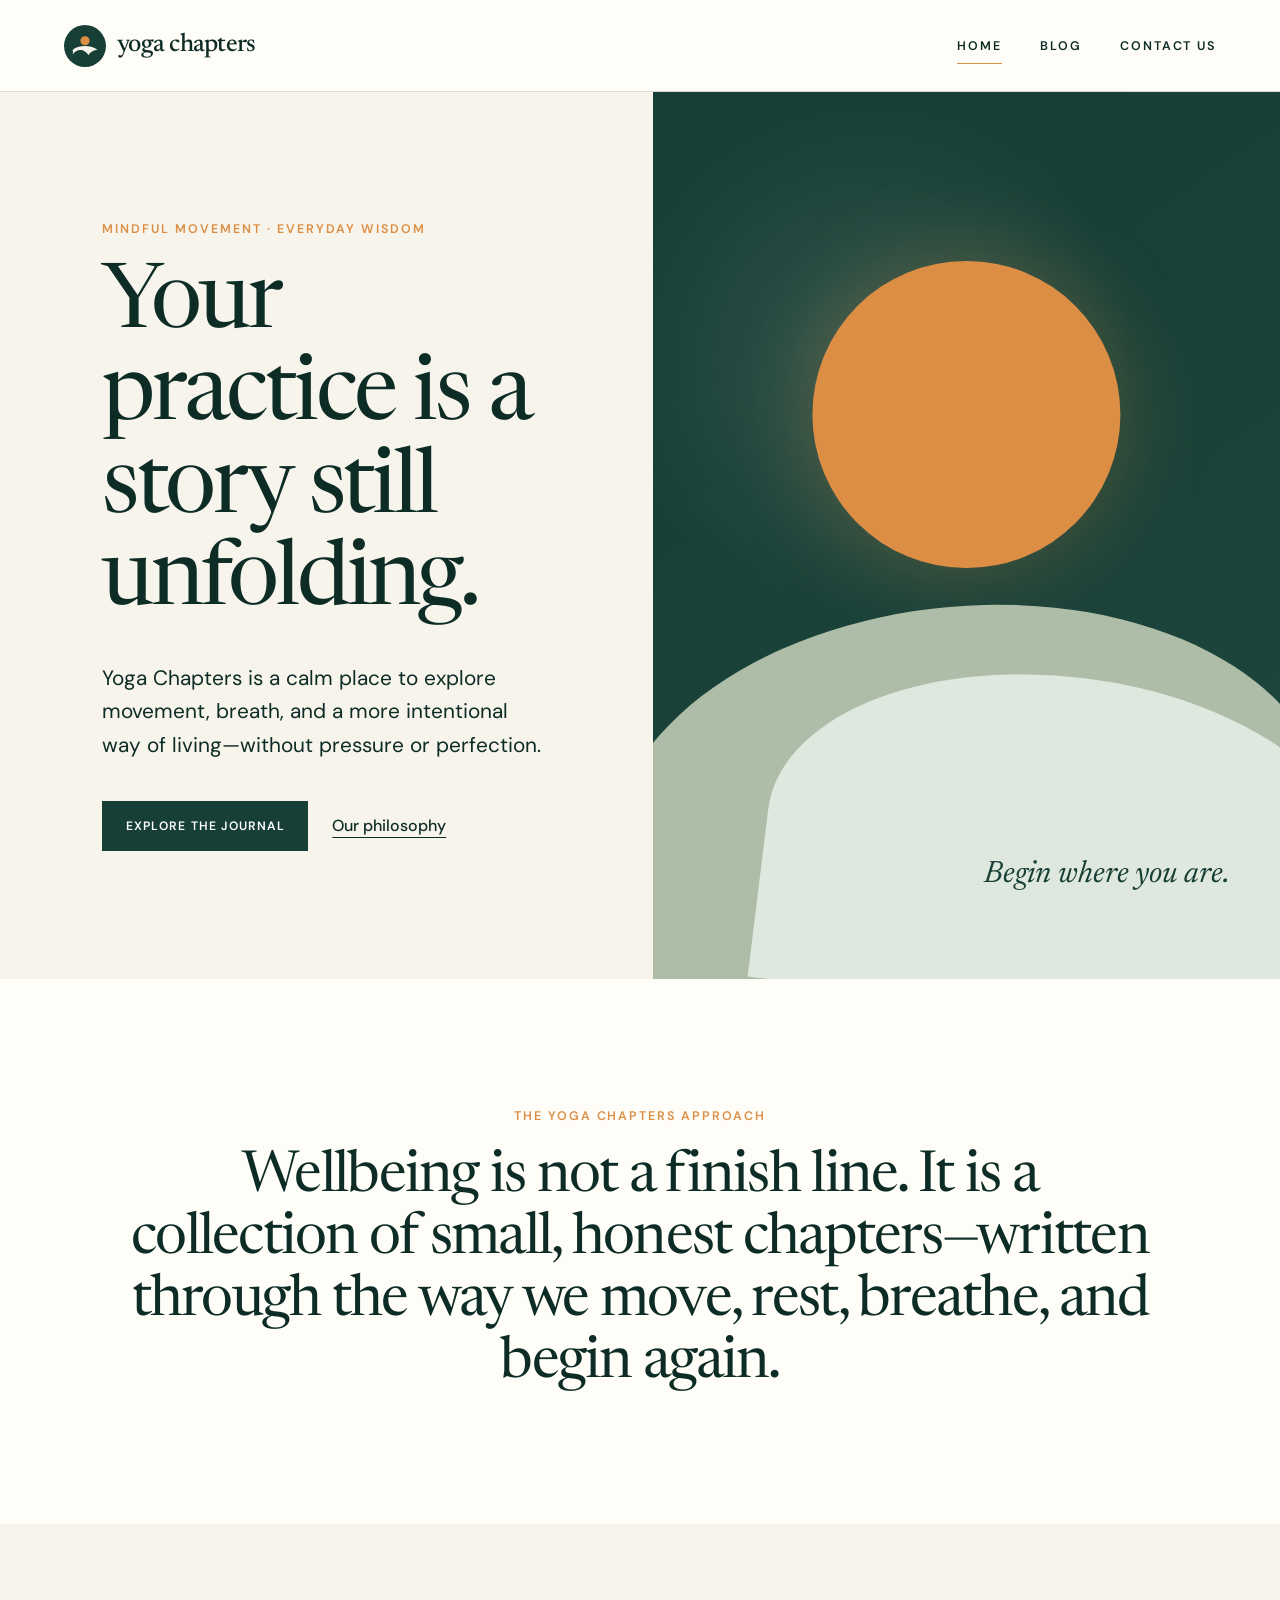
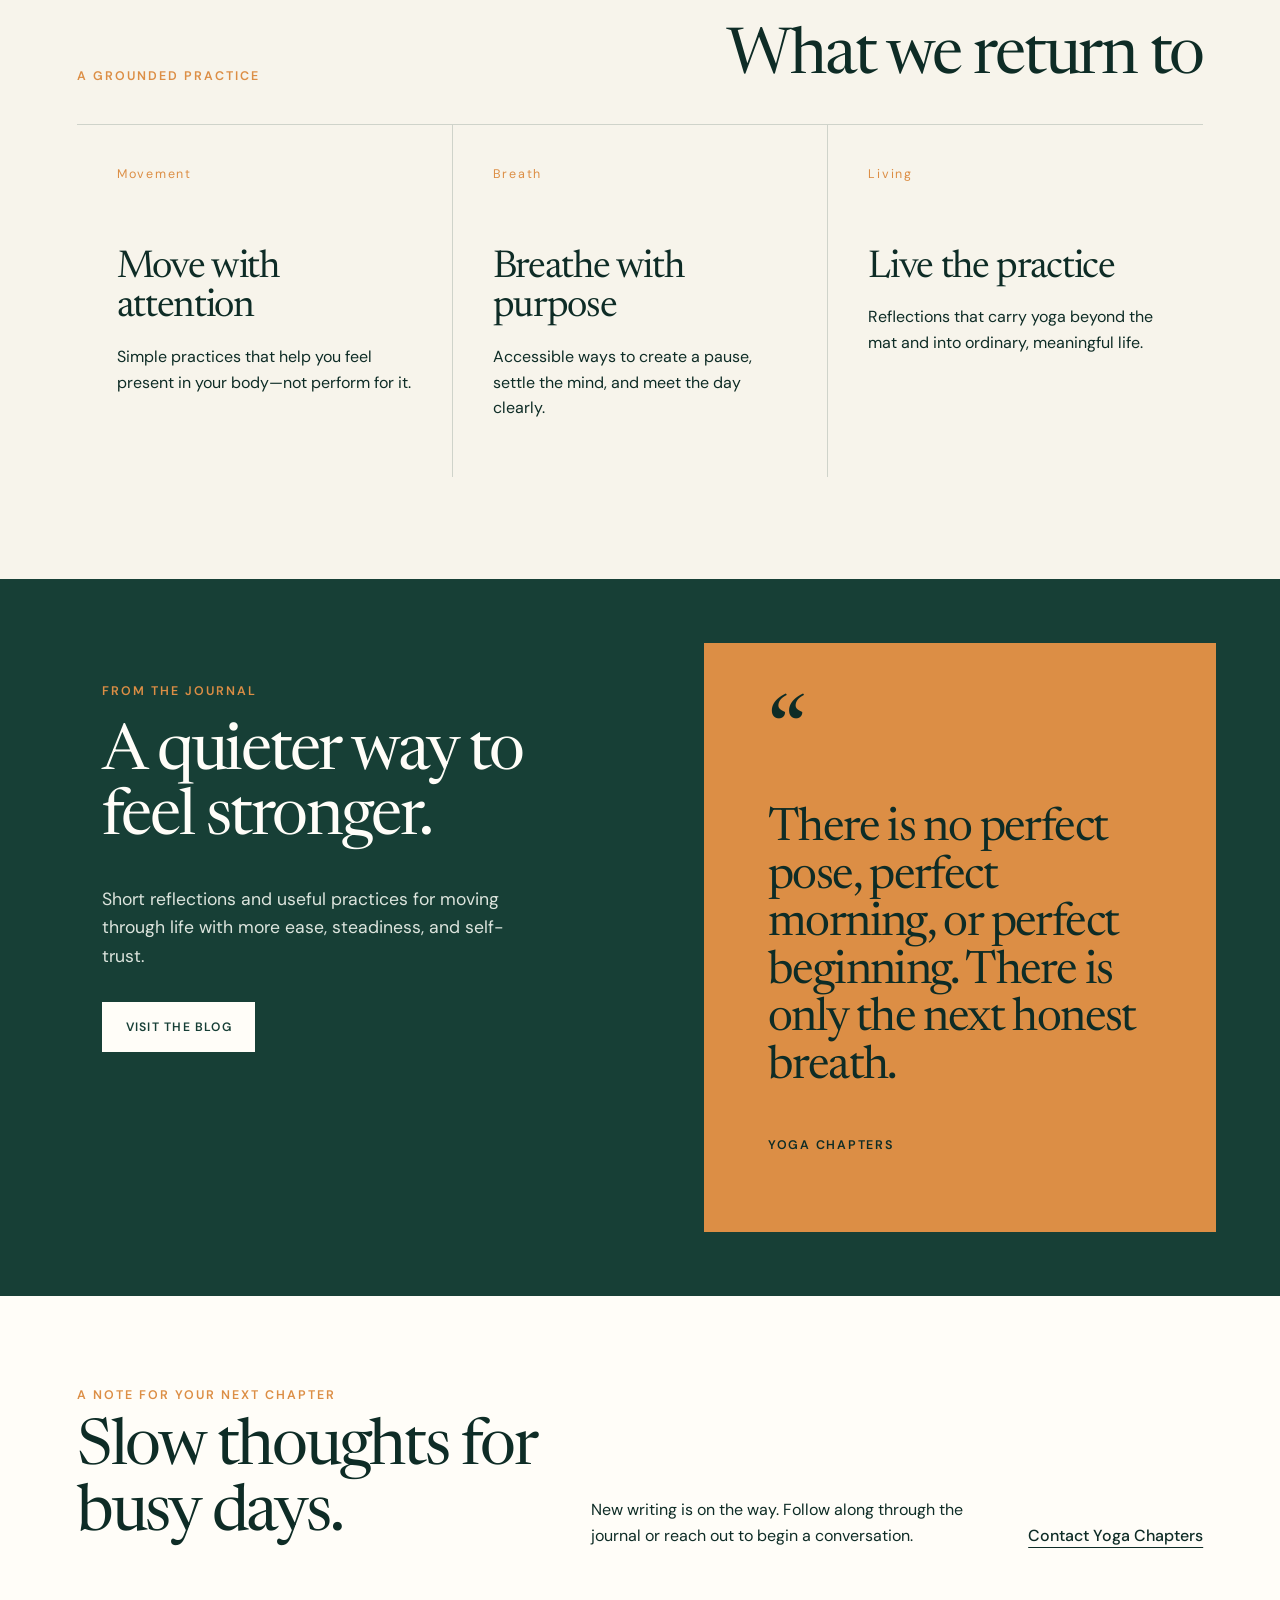
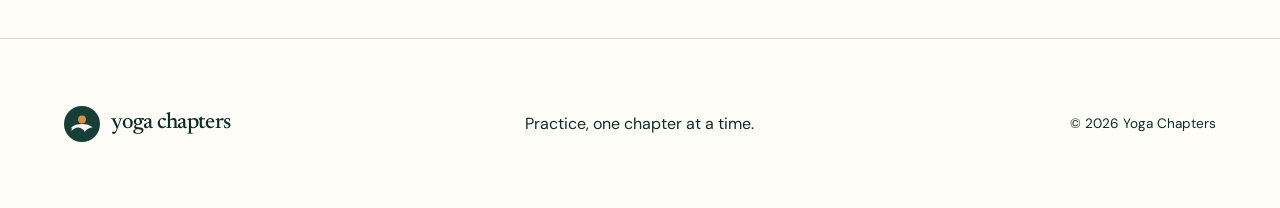
<file: index.html>
<!doctype html>
<html lang="en">
<head>
  <meta charset="utf-8">
  <meta name="viewport" content="width=device-width, initial-scale=1">
  <meta name="description" content="Yoga Chapters is a gentle space for grounded yoga, mindful living, and everyday wellbeing.">
  <meta name="theme-color" content="#173f36">
  <meta property="og:title" content="Yoga Chapters — Practice, one chapter at a time">
  <meta property="og:description" content="Grounded yoga, mindful living, and everyday wellbeing.">
  <meta property="og:type" content="website">
  <meta property="og:url" content="https://theyogachapters.com/">
  <title>Yoga Chapters — Practice, one chapter at a time</title>
  <link rel="icon" href="favicon.svg" type="image/svg+xml">
  <link rel="preconnect" href="https://fonts.googleapis.com">
  <link rel="preconnect" href="https://fonts.gstatic.com" crossorigin>
  <link href="https://fonts.googleapis.com/css2?family=DM+Sans:wght@400;500;600&family=Newsreader:opsz,wght@6..72,400;6..72,500&display=swap" rel="stylesheet">
  <link rel="stylesheet" href="styles.css">
</head>
<body>
  <a class="skip-link" href="#main">Skip to content</a>
  <header class="site-header">
    <a class="brand" href="index.html" aria-label="Yoga Chapters home">
      <img src="favicon.svg" alt="" width="42" height="42">
      <span>yoga chapters</span>
    </a>
    <button class="menu-toggle" type="button" aria-expanded="false" aria-controls="site-nav">Menu</button>
    <nav id="site-nav" class="site-nav" aria-label="Primary navigation">
      <a class="active" href="index.html">Home</a>
      <a href="blog.html">Blog</a>
      <a href="contact.html">Contact Us</a>
    </nav>
  </header>

  <main id="main">
    <section class="hero">
      <div class="hero-copy reveal">
        <p class="eyebrow">Mindful movement · Everyday wisdom</p>
        <h1>Your practice is a story still unfolding.</h1>
        <p class="hero-text">Yoga Chapters is a calm place to explore movement, breath, and a more intentional way of living—without pressure or perfection.</p>
        <div class="hero-actions">
          <a class="button" href="blog.html">Explore the journal</a>
          <a class="text-link" href="#philosophy">Our philosophy</a>
        </div>
      </div>
      <div class="hero-art reveal" aria-label="Abstract sunrise and flowing landscape illustration" role="img">
        <div class="sun"></div>
        <div class="arch arch-one"></div>
        <div class="arch arch-two"></div>
        <div class="hero-note">Begin where you are.</div>
      </div>
    </section>

    <section class="manifesto" id="philosophy">
      <p class="eyebrow">The Yoga Chapters approach</p>
      <p class="statement">Wellbeing is not a finish line. It is a collection of small, honest chapters—written through the way we move, rest, breathe, and begin again.</p>
    </section>

    <section class="pillars" aria-labelledby="pillars-heading">
      <div class="section-heading">
        <p class="eyebrow">A grounded practice</p>
        <h2 id="pillars-heading">What we return to</h2>
      </div>
      <div class="pillar-grid">
        <article class="pillar-card reveal">
          <span class="card-mark">Movement</span>
          <h3>Move with attention</h3>
          <p>Simple practices that help you feel present in your body—not perform for it.</p>
        </article>
        <article class="pillar-card reveal">
          <span class="card-mark">Breath</span>
          <h3>Breathe with purpose</h3>
          <p>Accessible ways to create a pause, settle the mind, and meet the day clearly.</p>
        </article>
        <article class="pillar-card reveal">
          <span class="card-mark">Living</span>
          <h3>Live the practice</h3>
          <p>Reflections that carry yoga beyond the mat and into ordinary, meaningful life.</p>
        </article>
      </div>
    </section>

    <section class="featured-journal" aria-labelledby="journal-heading">
      <div class="journal-intro">
        <p class="eyebrow">From the journal</p>
        <h2 id="journal-heading">A quieter way to feel stronger.</h2>
        <p>Short reflections and useful practices for moving through life with more ease, steadiness, and self-trust.</p>
        <a class="button button-light" href="blog.html">Visit the blog</a>
      </div>
      <div class="quote-card">
        <span class="quote-symbol" aria-hidden="true">“</span>
        <blockquote>There is no perfect pose, perfect morning, or perfect beginning. There is only the next honest breath.</blockquote>
        <p>Yoga Chapters</p>
      </div>
    </section>

    <section class="newsletter">
      <div>
        <p class="eyebrow">A note for your next chapter</p>
        <h2>Slow thoughts for busy days.</h2>
      </div>
      <p>New writing is on the way. Follow along through the journal or reach out to begin a conversation.</p>
      <a class="text-link" href="contact.html">Contact Yoga Chapters</a>
    </section>
  </main>

  <footer class="site-footer">
    <a class="brand footer-brand" href="index.html">
      <img src="favicon.svg" alt="" width="36" height="36">
      <span>yoga chapters</span>
    </a>
    <p>Practice, one chapter at a time.</p>
    <p class="copyright">© <span data-year></span> Yoga Chapters</p>
  </footer>
  <script src="script.js"></script>
</body>
</html>
</file>
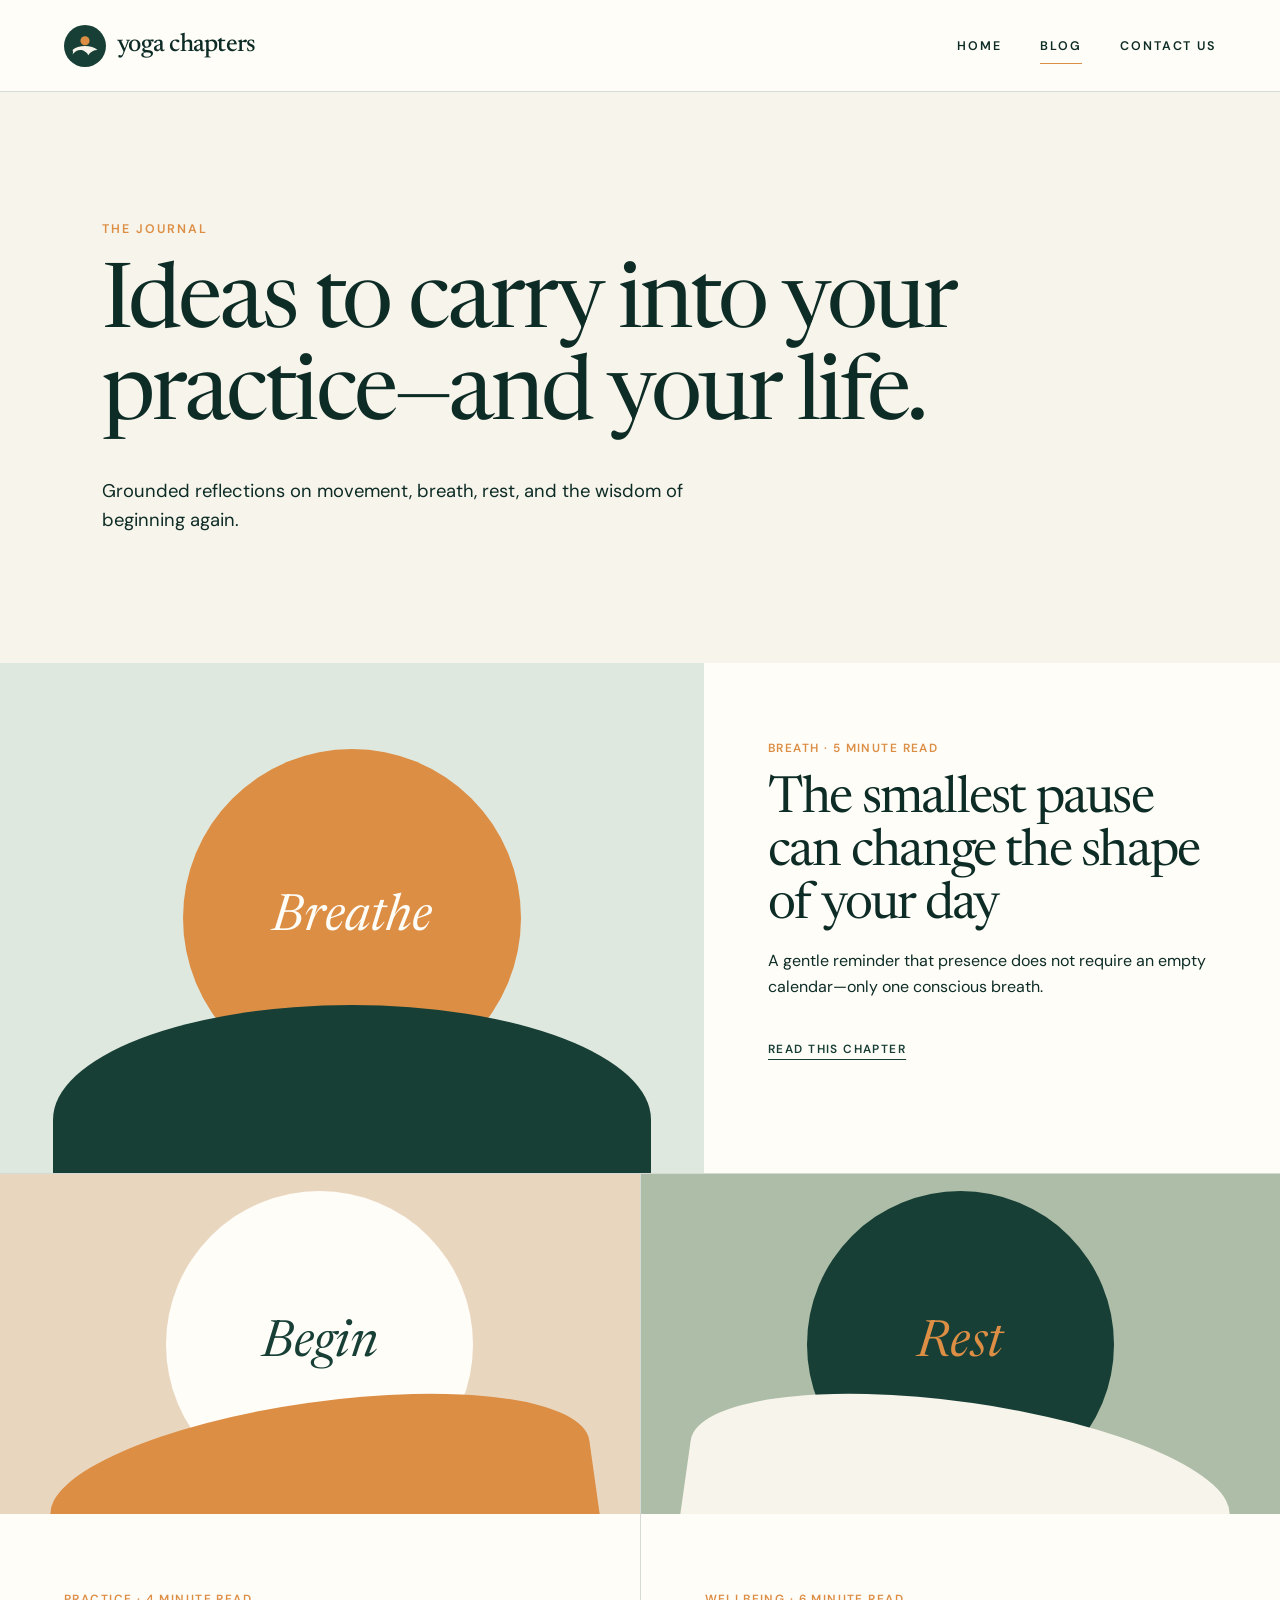
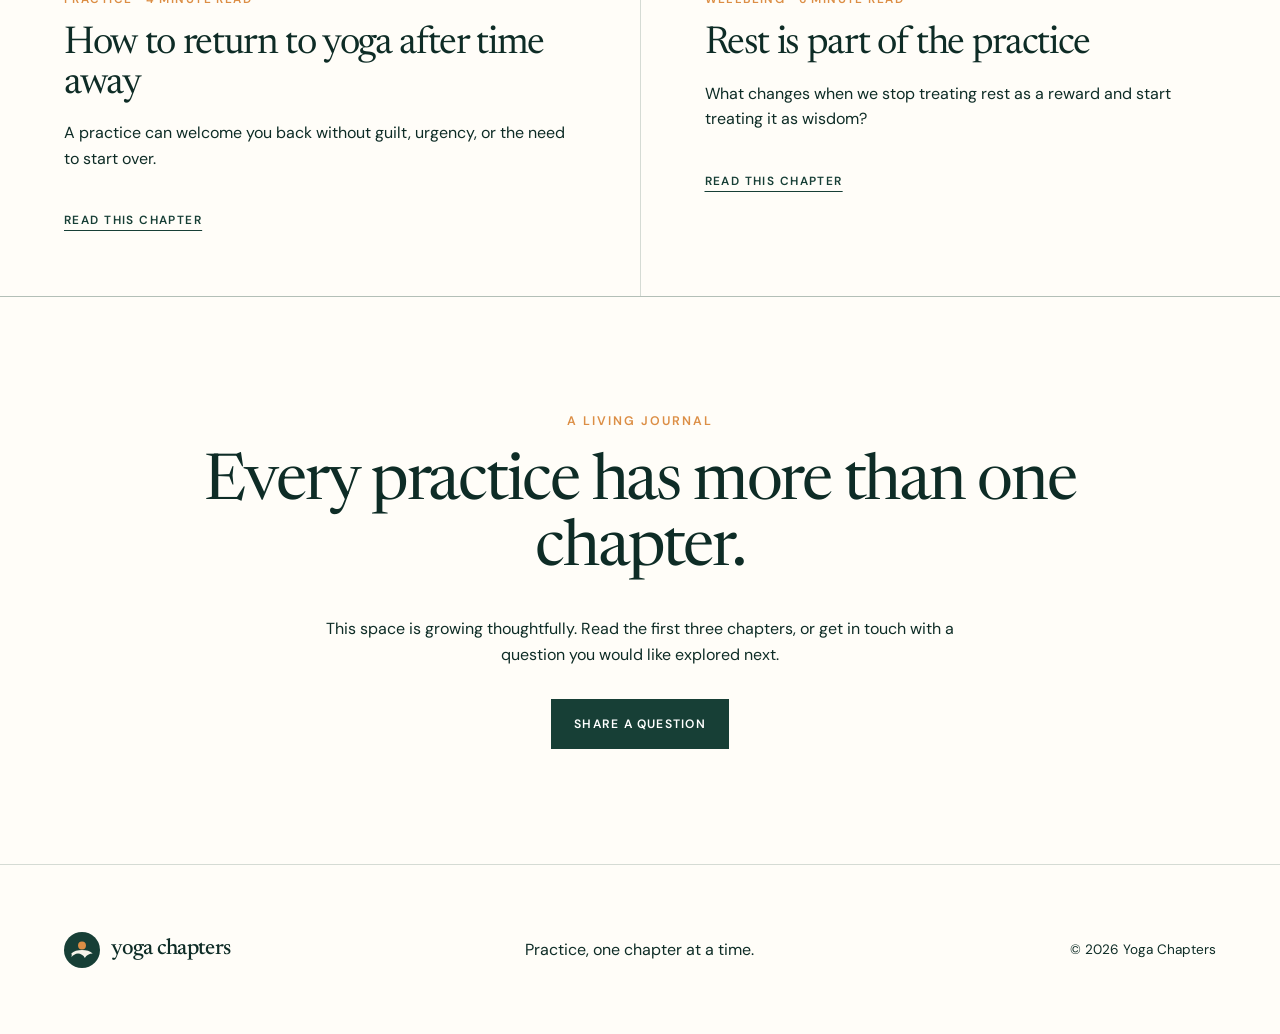
<file: blog.html>
<!doctype html>
<html lang="en">
<head>
  <meta charset="utf-8">
  <meta name="viewport" content="width=device-width, initial-scale=1">
  <meta name="description" content="The Yoga Chapters journal: reflections on yoga, breath, mindful movement, and everyday wellbeing.">
  <meta name="theme-color" content="#173f36">
  <title>Blog — Yoga Chapters</title>
  <link rel="icon" href="favicon.svg" type="image/svg+xml">
  <link rel="preconnect" href="https://fonts.googleapis.com">
  <link rel="preconnect" href="https://fonts.gstatic.com" crossorigin>
  <link href="https://fonts.googleapis.com/css2?family=DM+Sans:wght@400;500;600&family=Newsreader:opsz,wght@6..72,400;6..72,500&display=swap" rel="stylesheet">
  <link rel="stylesheet" href="styles.css">
</head>
<body>
  <a class="skip-link" href="#main">Skip to content</a>
  <header class="site-header">
    <a class="brand" href="index.html" aria-label="Yoga Chapters home"><img src="favicon.svg" alt="" width="42" height="42"><span>yoga chapters</span></a>
    <button class="menu-toggle" type="button" aria-expanded="false" aria-controls="site-nav">Menu</button>
    <nav id="site-nav" class="site-nav" aria-label="Primary navigation">
      <a href="index.html">Home</a><a class="active" href="blog.html">Blog</a><a href="contact.html">Contact Us</a>
    </nav>
  </header>
  <main id="main">
    <header class="page-hero blog-hero">
      <p class="eyebrow">The journal</p>
      <h1>Ideas to carry into your practice—and your life.</h1>
      <p>Grounded reflections on movement, breath, rest, and the wisdom of beginning again.</p>
    </header>
    <section class="article-grid" aria-label="Journal entries">
      <article class="article-card featured-article reveal">
        <div class="article-visual visual-breathe"><span>Breathe</span></div>
        <div class="article-copy">
          <p class="article-meta">Breath · 5 minute read</p>
          <h2>The smallest pause can change the shape of your day</h2>
          <p>A gentle reminder that presence does not require an empty calendar—only one conscious breath.</p>
          <a class="article-link" href="the-smallest-pause.html">Read this chapter</a>
        </div>
      </article>
      <article class="article-card reveal">
        <div class="article-visual visual-begin"><span>Begin</span></div>
        <div class="article-copy">
          <p class="article-meta">Practice · 4 minute read</p>
          <h2>How to return to yoga after time away</h2>
          <p>A practice can welcome you back without guilt, urgency, or the need to start over.</p>
          <a class="article-link" href="return-to-yoga.html">Read this chapter</a>
        </div>
      </article>
      <article class="article-card reveal">
        <div class="article-visual visual-rest"><span>Rest</span></div>
        <div class="article-copy">
          <p class="article-meta">Wellbeing · 6 minute read</p>
          <h2>Rest is part of the practice</h2>
          <p>What changes when we stop treating rest as a reward and start treating it as wisdom?</p>
          <a class="article-link" href="rest-is-practice.html">Read this chapter</a>
        </div>
      </article>
    </section>
    <section class="blog-note">
      <p class="eyebrow">A living journal</p>
      <h2>Every practice has more than one chapter.</h2>
      <p>This space is growing thoughtfully. Read the first three chapters, or get in touch with a question you would like explored next.</p>
      <a class="button" href="contact.html">Share a question</a>
    </section>
  </main>
  <footer class="site-footer">
    <a class="brand footer-brand" href="index.html"><img src="favicon.svg" alt="" width="36" height="36"><span>yoga chapters</span></a>
    <p>Practice, one chapter at a time.</p><p class="copyright">© <span data-year></span> Yoga Chapters</p>
  </footer>
  <script src="script.js"></script>
</body>
</html>
</file>
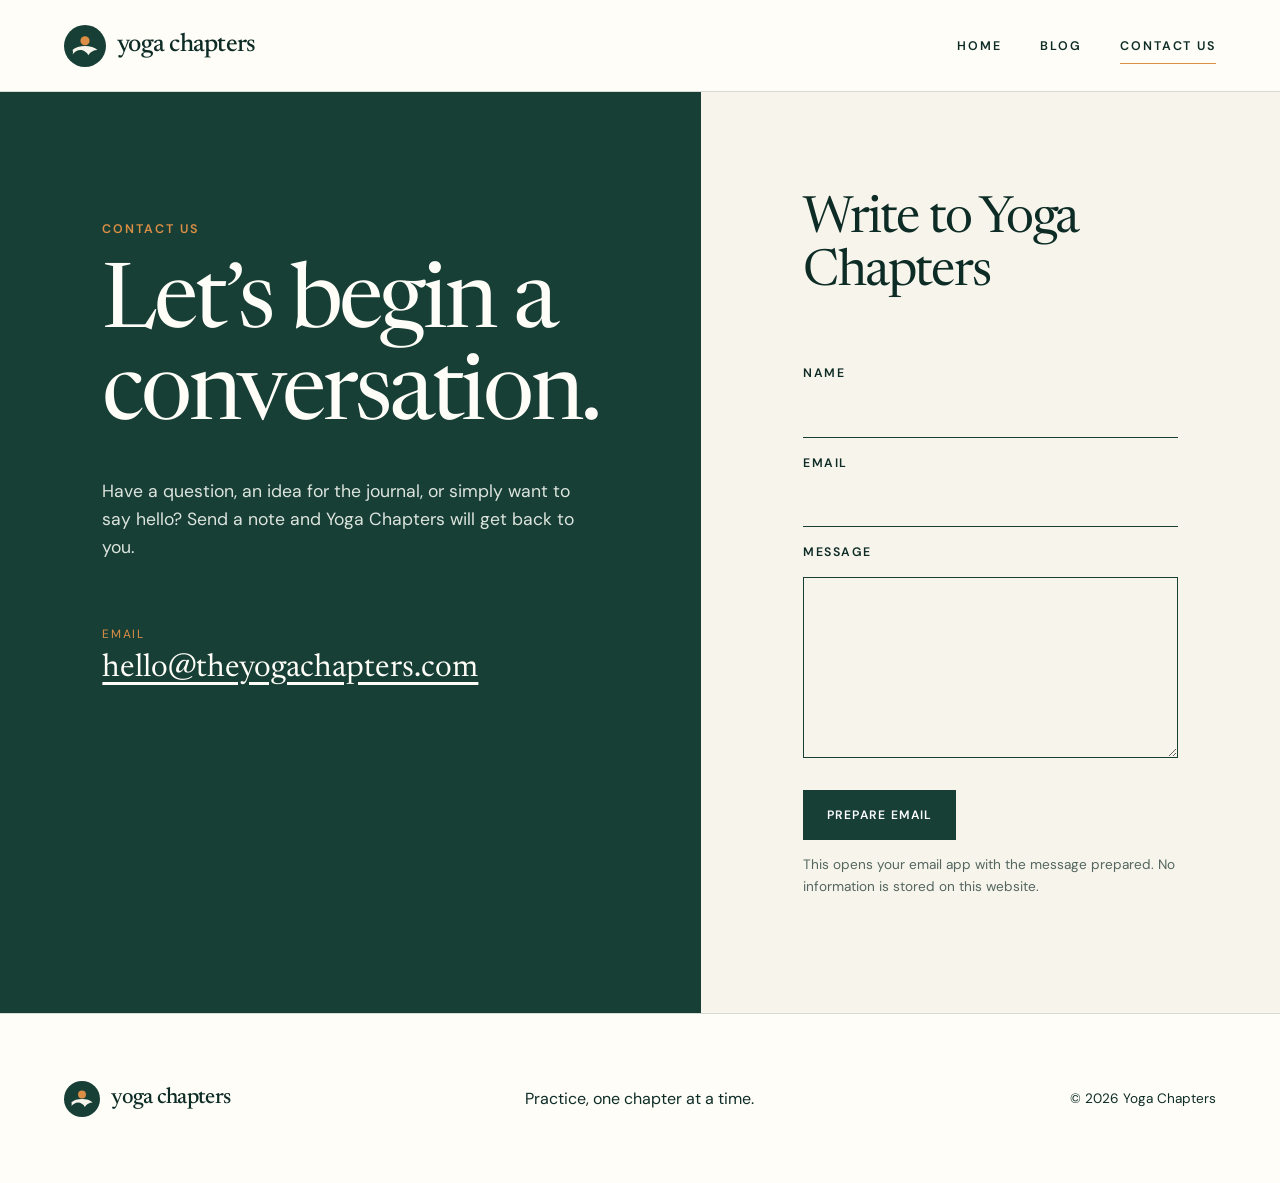
<file: contact.html>
<!doctype html>
<html lang="en">
<head>
  <meta charset="utf-8">
  <meta name="viewport" content="width=device-width, initial-scale=1">
  <meta name="description" content="Contact Yoga Chapters.">
  <meta name="theme-color" content="#173f36">
  <title>Contact Us — Yoga Chapters</title>
  <link rel="icon" href="favicon.svg" type="image/svg+xml">
  <link rel="preconnect" href="https://fonts.googleapis.com">
  <link rel="preconnect" href="https://fonts.gstatic.com" crossorigin>
  <link href="https://fonts.googleapis.com/css2?family=DM+Sans:wght@400;500;600&family=Newsreader:opsz,wght@6..72,400;6..72,500&display=swap" rel="stylesheet">
  <link rel="stylesheet" href="styles.css">
</head>
<body>
  <a class="skip-link" href="#main">Skip to content</a>
  <header class="site-header">
    <a class="brand" href="index.html" aria-label="Yoga Chapters home"><img src="favicon.svg" alt="" width="42" height="42"><span>yoga chapters</span></a>
    <button class="menu-toggle" type="button" aria-expanded="false" aria-controls="site-nav">Menu</button>
    <nav id="site-nav" class="site-nav" aria-label="Primary navigation">
      <a href="index.html">Home</a><a href="blog.html">Blog</a><a class="active" href="contact.html">Contact Us</a>
    </nav>
  </header>
  <main id="main" class="contact-layout">
    <section class="contact-intro">
      <p class="eyebrow">Contact us</p>
      <h1>Let’s begin a conversation.</h1>
      <p>Have a question, an idea for the journal, or simply want to say hello? Send a note and Yoga Chapters will get back to you.</p>
      <div class="contact-detail">
        <span>Email</span>
        <a href="mailto:hello@theyogachapters.com">hello@theyogachapters.com</a>
      </div>
    </section>
    <section class="contact-panel" aria-labelledby="form-heading">
      <h2 id="form-heading">Write to Yoga Chapters</h2>
      <form id="contact-form">
        <label for="name">Name</label>
        <input id="name" name="name" type="text" autocomplete="name" required>
        <label for="email">Email</label>
        <input id="email" name="email" type="email" autocomplete="email" required>
        <label for="message">Message</label>
        <textarea id="message" name="message" rows="7" required></textarea>
        <button class="button" type="submit">Prepare email</button>
        <p class="form-note">This opens your email app with the message prepared. No information is stored on this website.</p>
      </form>
    </section>
  </main>
  <footer class="site-footer">
    <a class="brand footer-brand" href="index.html"><img src="favicon.svg" alt="" width="36" height="36"><span>yoga chapters</span></a>
    <p>Practice, one chapter at a time.</p><p class="copyright">© <span data-year></span> Yoga Chapters</p>
  </footer>
  <script src="script.js"></script>
</body>
</html>
</file>
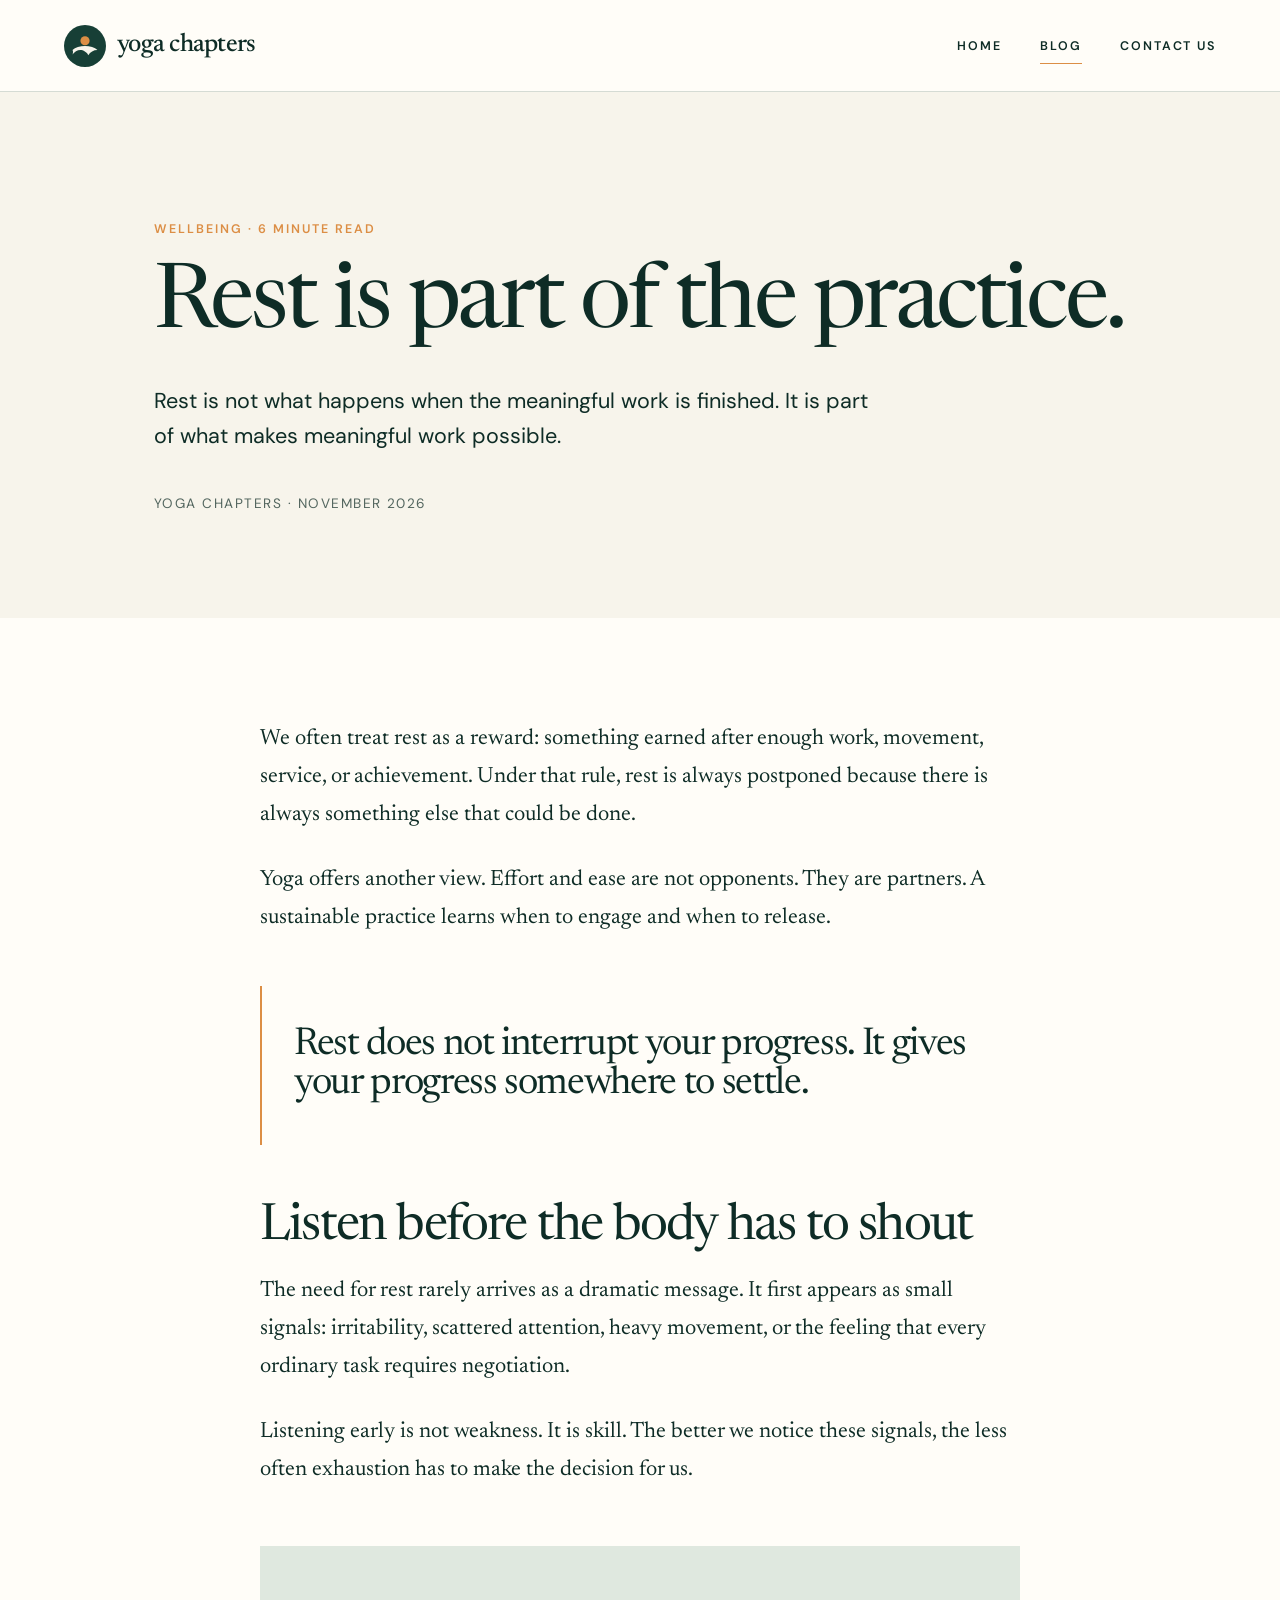
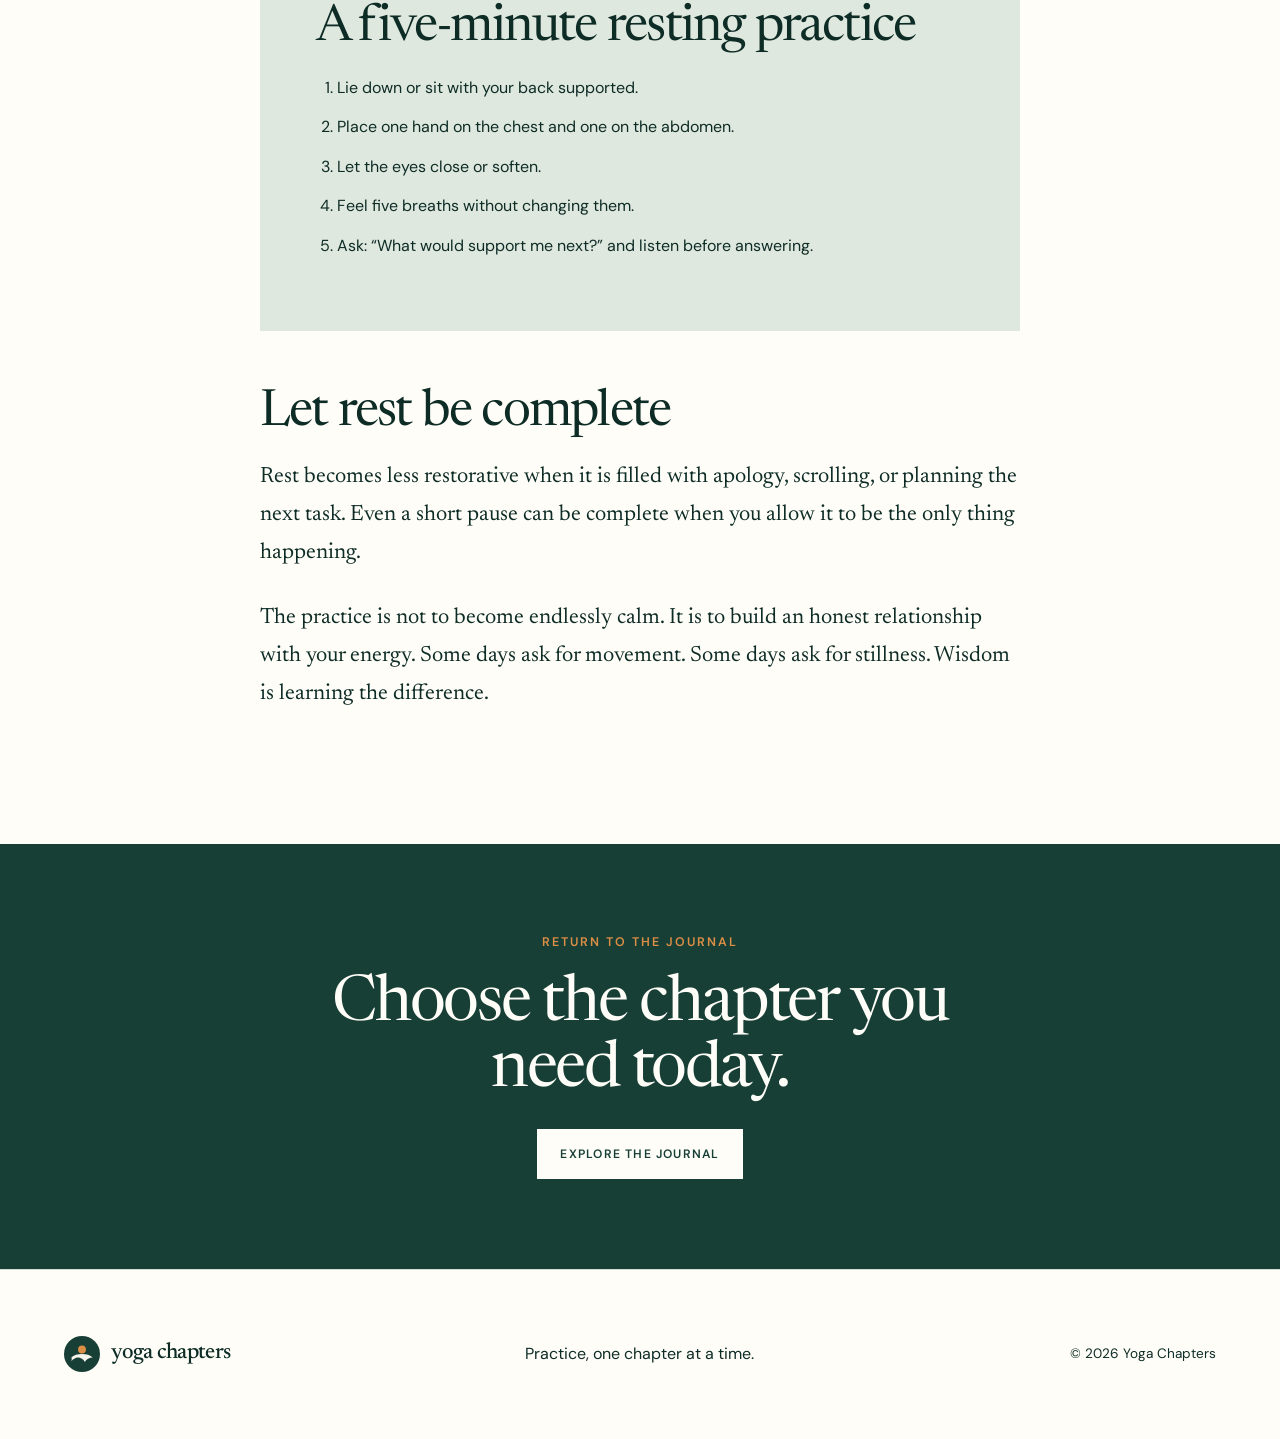
<file: rest-is-practice.html>
<!doctype html>
<html lang="en"><head>
  <meta charset="utf-8"><meta name="viewport" content="width=device-width, initial-scale=1"><meta name="description" content="Why rest is a necessary part of yoga, wellbeing, and sustainable strength."><meta name="theme-color" content="#173f36"><title>Rest Is Part of the Practice — Yoga Chapters</title>
  <link rel="canonical" href="https://theyogachapters.com/rest-is-practice.html"><link rel="icon" href="favicon.svg" type="image/svg+xml"><link rel="preconnect" href="https://fonts.googleapis.com"><link rel="preconnect" href="https://fonts.gstatic.com" crossorigin><link href="https://fonts.googleapis.com/css2?family=DM+Sans:wght@400;500;600&family=Newsreader:opsz,wght@6..72,400;6..72,500&display=swap" rel="stylesheet"><link rel="stylesheet" href="styles.css">
</head><body class="article-page"><a class="skip-link" href="#main">Skip to content</a>
  <header class="site-header"><a class="brand" href="index.html" aria-label="Yoga Chapters home"><img src="favicon.svg" alt="" width="42" height="42"><span>yoga chapters</span></a><button class="menu-toggle" type="button" aria-expanded="false" aria-controls="site-nav">Menu</button><nav id="site-nav" class="site-nav" aria-label="Primary navigation"><a href="index.html">Home</a><a class="active" href="blog.html">Blog</a><a href="contact.html">Contact Us</a></nav></header>
  <main id="main"><header class="article-header"><p class="eyebrow">Wellbeing · 6 minute read</p><h1>Rest is part of the practice.</h1><p class="article-deck">Rest is not what happens when the meaningful work is finished. It is part of what makes meaningful work possible.</p><p class="article-byline">Yoga Chapters · November 2026</p></header>
    <article class="article-body"><p>We often treat rest as a reward: something earned after enough work, movement, service, or achievement. Under that rule, rest is always postponed because there is always something else that could be done.</p><p>Yoga offers another view. Effort and ease are not opponents. They are partners. A sustainable practice learns when to engage and when to release.</p><blockquote>Rest does not interrupt your progress. It gives your progress somewhere to settle.</blockquote><h2>Listen before the body has to shout</h2><p>The need for rest rarely arrives as a dramatic message. It first appears as small signals: irritability, scattered attention, heavy movement, or the feeling that every ordinary task requires negotiation.</p><p>Listening early is not weakness. It is skill. The better we notice these signals, the less often exhaustion has to make the decision for us.</p><div class="practice-box"><h2>A five-minute resting practice</h2><ol><li>Lie down or sit with your back supported.</li><li>Place one hand on the chest and one on the abdomen.</li><li>Let the eyes close or soften.</li><li>Feel five breaths without changing them.</li><li>Ask: “What would support me next?” and listen before answering.</li></ol></div><h2>Let rest be complete</h2><p>Rest becomes less restorative when it is filled with apology, scrolling, or planning the next task. Even a short pause can be complete when you allow it to be the only thing happening.</p><p>The practice is not to become endlessly calm. It is to build an honest relationship with your energy. Some days ask for movement. Some days ask for stillness. Wisdom is learning the difference.</p></article>
    <section class="article-next"><p class="eyebrow">Return to the journal</p><h2>Choose the chapter you need today.</h2><a class="button button-light" href="blog.html">Explore the journal</a></section>
  </main><footer class="site-footer"><a class="brand footer-brand" href="index.html"><img src="favicon.svg" alt="" width="36" height="36"><span>yoga chapters</span></a><p>Practice, one chapter at a time.</p><p class="copyright">© <span data-year></span> Yoga Chapters</p></footer><script src="script.js"></script>
</body></html>
</file>
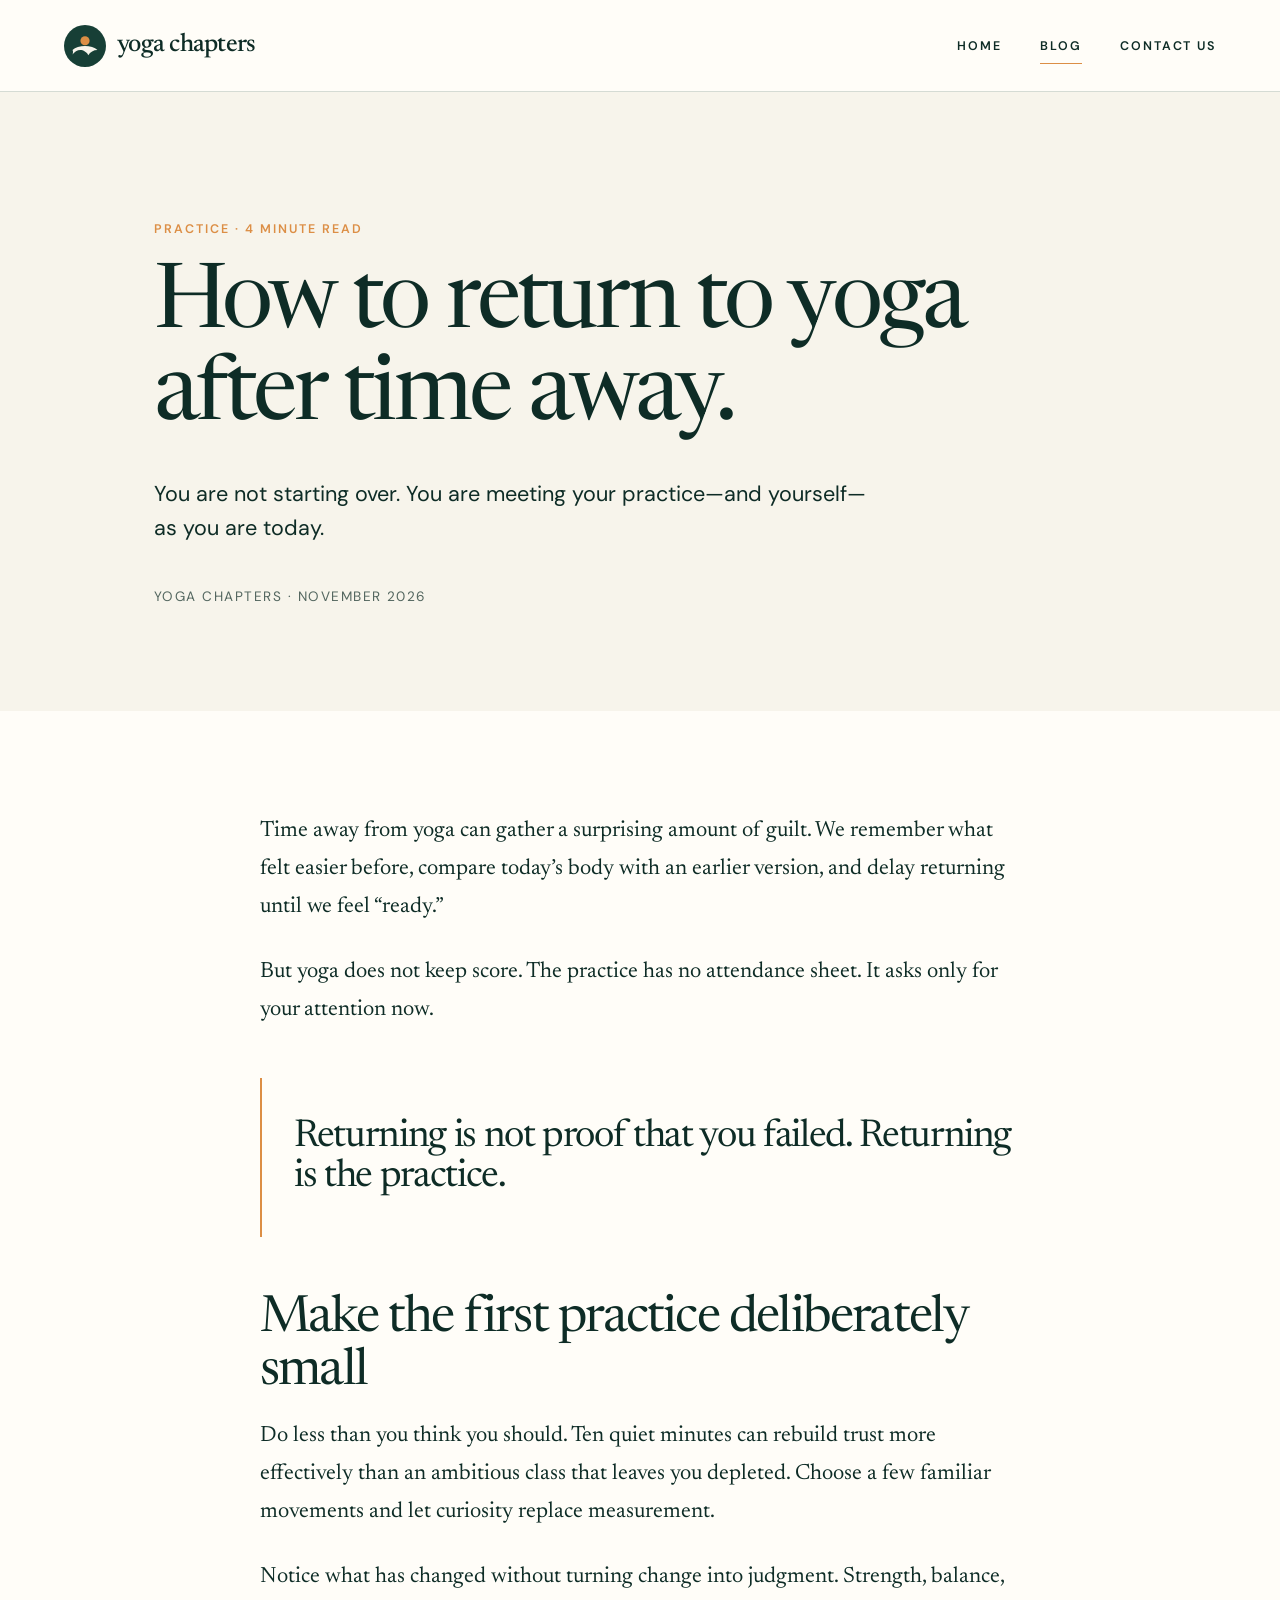
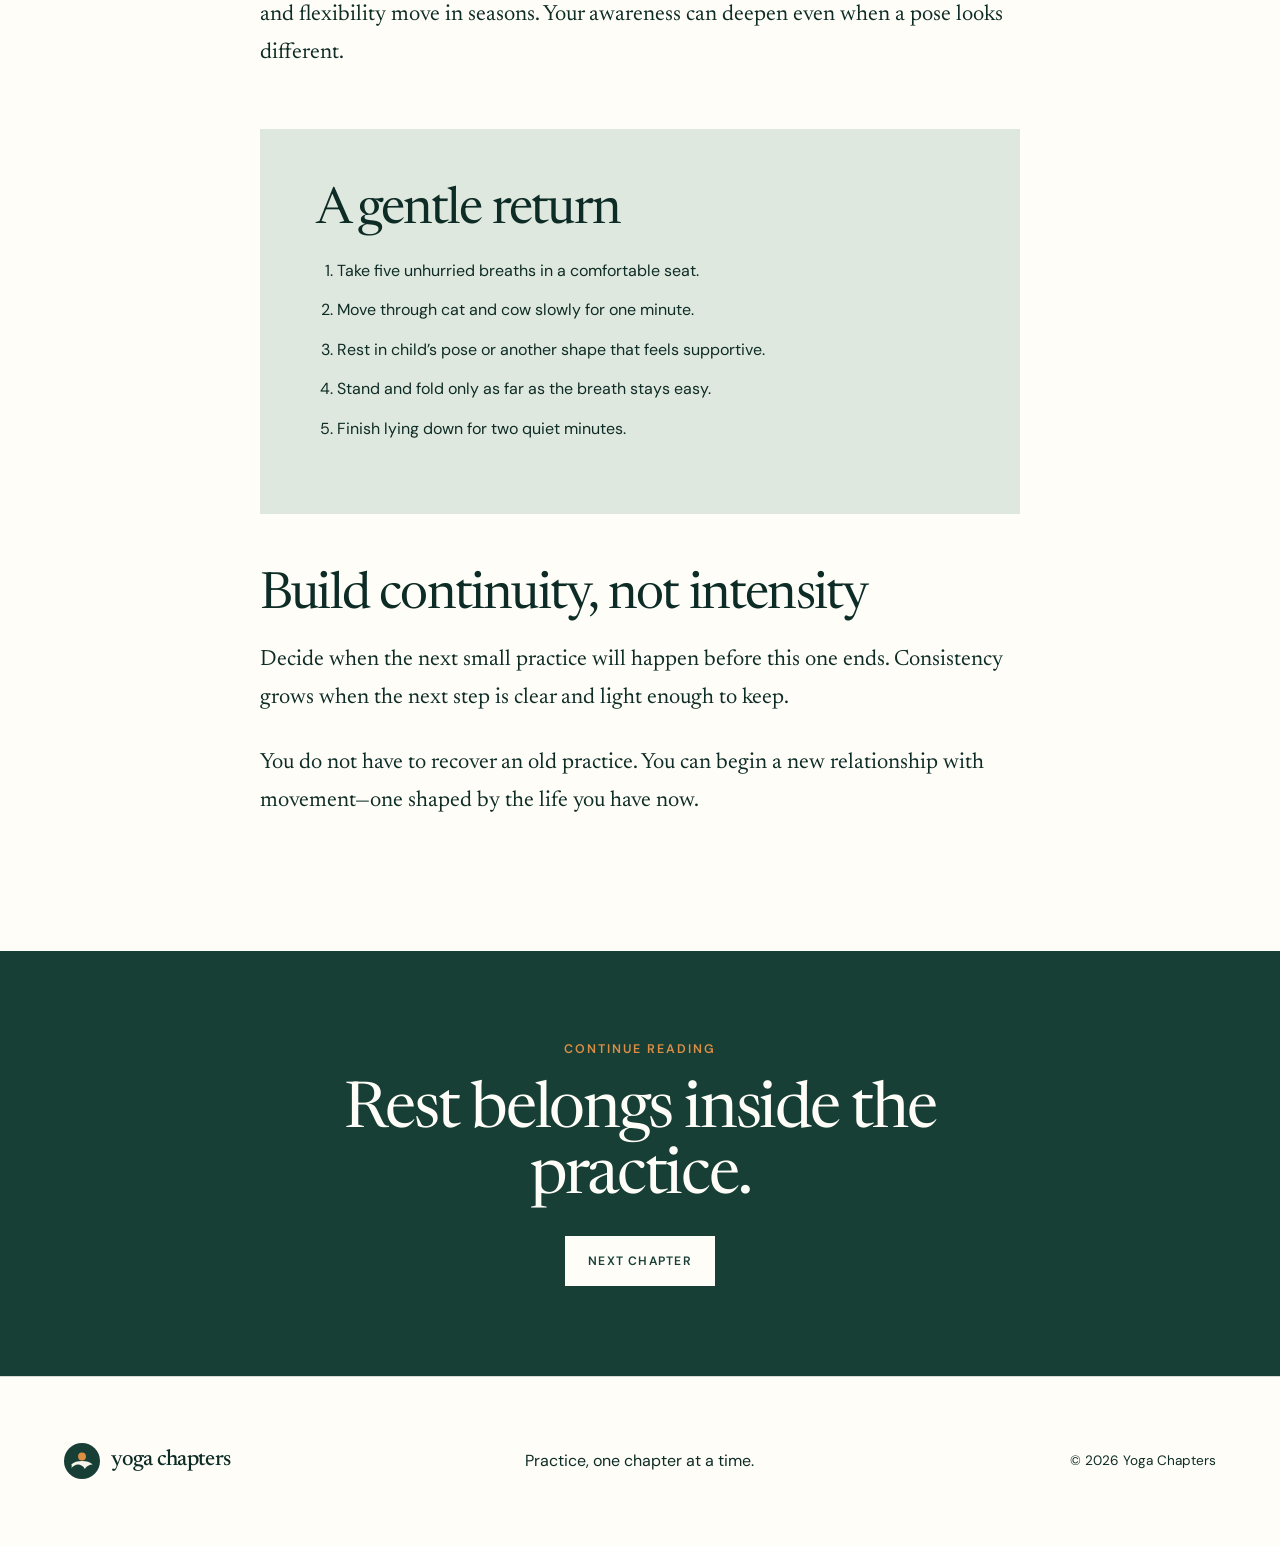
<file: return-to-yoga.html>
<!doctype html>
<html lang="en"><head>
  <meta charset="utf-8"><meta name="viewport" content="width=device-width, initial-scale=1"><meta name="description" content="A gentle way to return to yoga after time away, without guilt or pressure."><meta name="theme-color" content="#173f36"><title>Returning to Yoga — Yoga Chapters</title>
  <link rel="canonical" href="https://theyogachapters.com/return-to-yoga.html"><link rel="icon" href="favicon.svg" type="image/svg+xml"><link rel="preconnect" href="https://fonts.googleapis.com"><link rel="preconnect" href="https://fonts.gstatic.com" crossorigin><link href="https://fonts.googleapis.com/css2?family=DM+Sans:wght@400;500;600&family=Newsreader:opsz,wght@6..72,400;6..72,500&display=swap" rel="stylesheet"><link rel="stylesheet" href="styles.css">
</head><body class="article-page"><a class="skip-link" href="#main">Skip to content</a>
  <header class="site-header"><a class="brand" href="index.html" aria-label="Yoga Chapters home"><img src="favicon.svg" alt="" width="42" height="42"><span>yoga chapters</span></a><button class="menu-toggle" type="button" aria-expanded="false" aria-controls="site-nav">Menu</button><nav id="site-nav" class="site-nav" aria-label="Primary navigation"><a href="index.html">Home</a><a class="active" href="blog.html">Blog</a><a href="contact.html">Contact Us</a></nav></header>
  <main id="main"><header class="article-header"><p class="eyebrow">Practice · 4 minute read</p><h1>How to return to yoga after time away.</h1><p class="article-deck">You are not starting over. You are meeting your practice—and yourself—as you are today.</p><p class="article-byline">Yoga Chapters · November 2026</p></header>
    <article class="article-body"><p>Time away from yoga can gather a surprising amount of guilt. We remember what felt easier before, compare today’s body with an earlier version, and delay returning until we feel “ready.”</p><p>But yoga does not keep score. The practice has no attendance sheet. It asks only for your attention now.</p><blockquote>Returning is not proof that you failed. Returning is the practice.</blockquote><h2>Make the first practice deliberately small</h2><p>Do less than you think you should. Ten quiet minutes can rebuild trust more effectively than an ambitious class that leaves you depleted. Choose a few familiar movements and let curiosity replace measurement.</p><p>Notice what has changed without turning change into judgment. Strength, balance, and flexibility move in seasons. Your awareness can deepen even when a pose looks different.</p><div class="practice-box"><h2>A gentle return</h2><ol><li>Take five unhurried breaths in a comfortable seat.</li><li>Move through cat and cow slowly for one minute.</li><li>Rest in child’s pose or another shape that feels supportive.</li><li>Stand and fold only as far as the breath stays easy.</li><li>Finish lying down for two quiet minutes.</li></ol></div><h2>Build continuity, not intensity</h2><p>Decide when the next small practice will happen before this one ends. Consistency grows when the next step is clear and light enough to keep.</p><p>You do not have to recover an old practice. You can begin a new relationship with movement—one shaped by the life you have now.</p></article>
    <section class="article-next"><p class="eyebrow">Continue reading</p><h2>Rest belongs inside the practice.</h2><a class="button button-light" href="rest-is-practice.html">Next chapter</a></section>
  </main><footer class="site-footer"><a class="brand footer-brand" href="index.html"><img src="favicon.svg" alt="" width="36" height="36"><span>yoga chapters</span></a><p>Practice, one chapter at a time.</p><p class="copyright">© <span data-year></span> Yoga Chapters</p></footer><script src="script.js"></script>
</body></html>
</file>
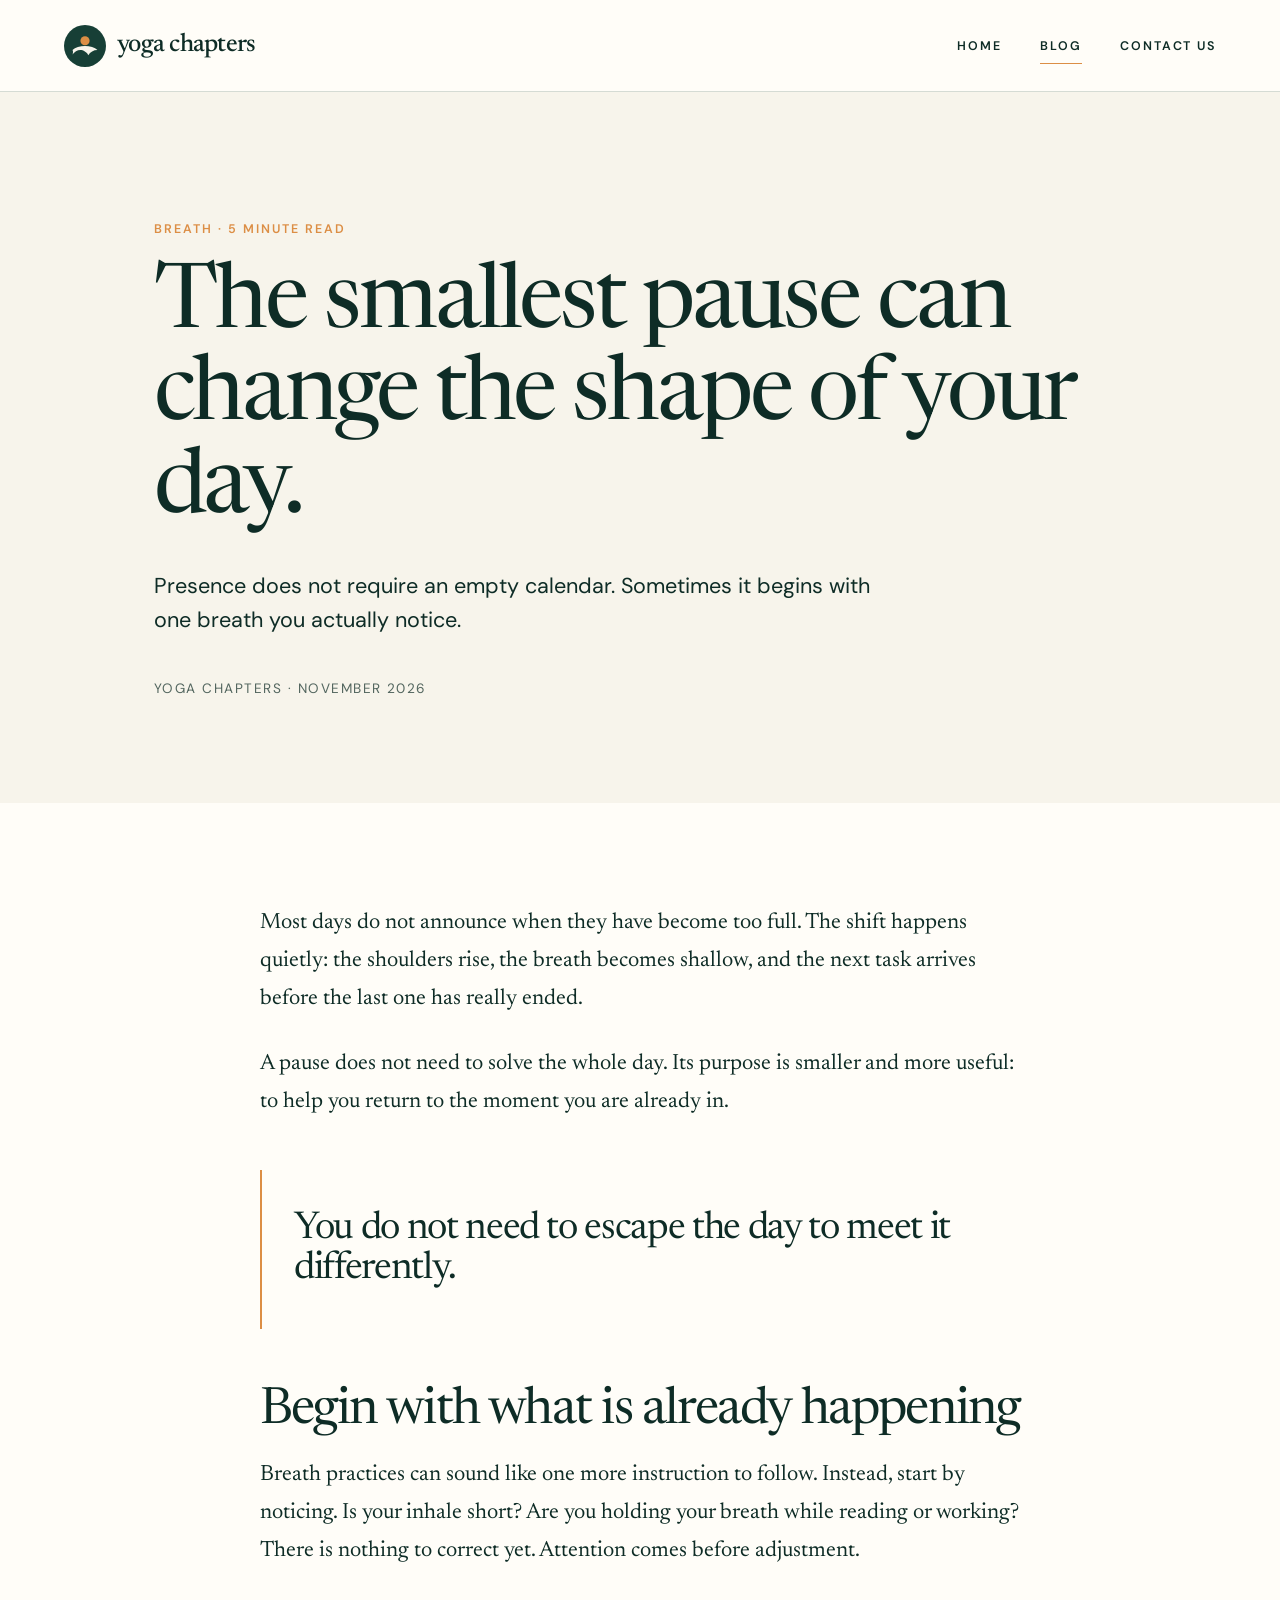
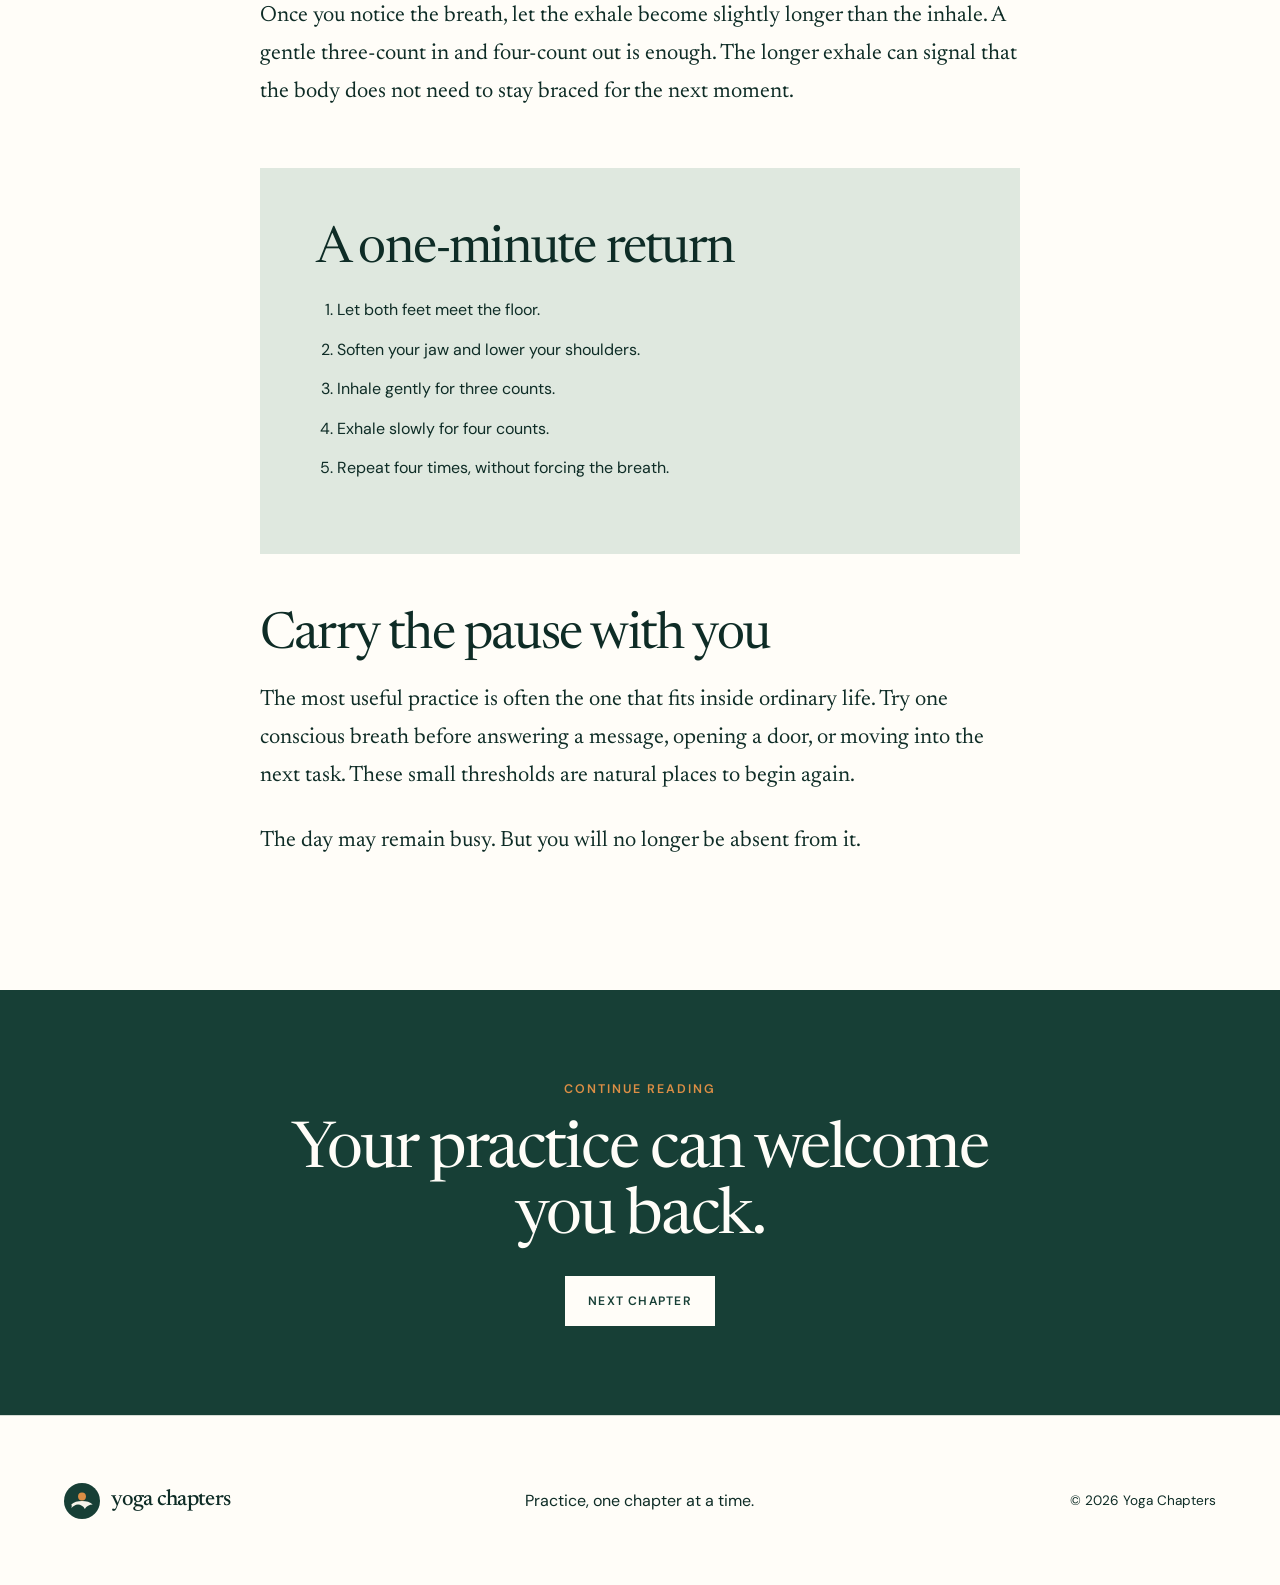
<file: the-smallest-pause.html>
<!doctype html>
<html lang="en">
<head>
  <meta charset="utf-8"><meta name="viewport" content="width=device-width, initial-scale=1">
  <meta name="description" content="A simple breathing pause for creating space in the middle of a busy day.">
  <meta name="theme-color" content="#173f36"><title>The Smallest Pause — Yoga Chapters</title>
  <link rel="canonical" href="https://theyogachapters.com/the-smallest-pause.html">
  <link rel="icon" href="favicon.svg" type="image/svg+xml"><link rel="preconnect" href="https://fonts.googleapis.com"><link rel="preconnect" href="https://fonts.gstatic.com" crossorigin>
  <link href="https://fonts.googleapis.com/css2?family=DM+Sans:wght@400;500;600&family=Newsreader:opsz,wght@6..72,400;6..72,500&display=swap" rel="stylesheet"><link rel="stylesheet" href="styles.css">
</head>
<body class="article-page"><a class="skip-link" href="#main">Skip to content</a>
  <header class="site-header"><a class="brand" href="index.html" aria-label="Yoga Chapters home"><img src="favicon.svg" alt="" width="42" height="42"><span>yoga chapters</span></a><button class="menu-toggle" type="button" aria-expanded="false" aria-controls="site-nav">Menu</button><nav id="site-nav" class="site-nav" aria-label="Primary navigation"><a href="index.html">Home</a><a class="active" href="blog.html">Blog</a><a href="contact.html">Contact Us</a></nav></header>
  <main id="main">
    <header class="article-header"><p class="eyebrow">Breath · 5 minute read</p><h1>The smallest pause can change the shape of your day.</h1><p class="article-deck">Presence does not require an empty calendar. Sometimes it begins with one breath you actually notice.</p><p class="article-byline">Yoga Chapters · November 2026</p></header>
    <article class="article-body">
      <p>Most days do not announce when they have become too full. The shift happens quietly: the shoulders rise, the breath becomes shallow, and the next task arrives before the last one has really ended.</p>
      <p>A pause does not need to solve the whole day. Its purpose is smaller and more useful: to help you return to the moment you are already in.</p>
      <blockquote>You do not need to escape the day to meet it differently.</blockquote>
      <h2>Begin with what is already happening</h2>
      <p>Breath practices can sound like one more instruction to follow. Instead, start by noticing. Is your inhale short? Are you holding your breath while reading or working? There is nothing to correct yet. Attention comes before adjustment.</p>
      <p>Once you notice the breath, let the exhale become slightly longer than the inhale. A gentle three-count in and four-count out is enough. The longer exhale can signal that the body does not need to stay braced for the next moment.</p>
      <div class="practice-box"><h2>A one-minute return</h2><ol><li>Let both feet meet the floor.</li><li>Soften your jaw and lower your shoulders.</li><li>Inhale gently for three counts.</li><li>Exhale slowly for four counts.</li><li>Repeat four times, without forcing the breath.</li></ol></div>
      <h2>Carry the pause with you</h2>
      <p>The most useful practice is often the one that fits inside ordinary life. Try one conscious breath before answering a message, opening a door, or moving into the next task. These small thresholds are natural places to begin again.</p>
      <p>The day may remain busy. But you will no longer be absent from it.</p>
    </article>
    <section class="article-next"><p class="eyebrow">Continue reading</p><h2>Your practice can welcome you back.</h2><a class="button button-light" href="return-to-yoga.html">Next chapter</a></section>
  </main>
  <footer class="site-footer"><a class="brand footer-brand" href="index.html"><img src="favicon.svg" alt="" width="36" height="36"><span>yoga chapters</span></a><p>Practice, one chapter at a time.</p><p class="copyright">© <span data-year></span> Yoga Chapters</p></footer><script src="script.js"></script>
</body></html>
</file>
<file: styles.css>
:root {
  --ink: #173f36;
  --ink-dark: #0e2c26;
  --ivory: #f7f4eb;
  --paper: #fffdf8;
  --saffron: #dc8e45;
  --sage: #aebda7;
  --mist: #dfe8df;
  --line: rgba(23, 63, 54, 0.18);
  --serif: "Newsreader", Georgia, serif;
  --sans: "DM Sans", Arial, sans-serif;
}

* { box-sizing: border-box; }
html { scroll-behavior: smooth; }
body { margin: 0; color: var(--ink-dark); background: var(--paper); font-family: var(--sans); font-size: 16px; line-height: 1.6; }
a { color: inherit; }
img { display: block; max-width: 100%; }
.skip-link { position: fixed; top: 1rem; left: 1rem; z-index: 20; padding: .7rem 1rem; background: var(--ink); color: white; transform: translateY(-180%); }
.skip-link:focus { transform: translateY(0); }

.site-header { min-height: 92px; padding: 1.15rem clamp(1.25rem, 5vw, 5.5rem); display: flex; align-items: center; justify-content: space-between; border-bottom: 1px solid var(--line); background: rgba(255,253,248,.96); position: relative; z-index: 10; }
.brand { display: inline-flex; align-items: center; gap: .7rem; text-decoration: none; font-family: var(--serif); font-size: clamp(1.35rem, 2vw, 1.8rem); font-weight: 500; letter-spacing: -.03em; }
.site-nav { display: flex; align-items: center; gap: clamp(1.5rem, 3vw, 3rem); }
.site-nav a { text-decoration: none; text-transform: uppercase; font-size: .78rem; letter-spacing: .15em; font-weight: 600; padding: .6rem 0 .35rem; border-bottom: 1px solid transparent; }
.site-nav a:hover, .site-nav a.active { border-color: var(--saffron); }
.menu-toggle { display: none; border: 0; background: none; color: var(--ink); font: 600 .8rem var(--sans); letter-spacing: .12em; text-transform: uppercase; }

.hero { min-height: 690px; display: grid; grid-template-columns: 1.02fr .98fr; background: var(--ivory); }
.hero-copy { padding: clamp(5rem, 10vw, 9rem) clamp(2rem, 8vw, 8rem); display: flex; flex-direction: column; justify-content: center; align-items: flex-start; }
.eyebrow { margin: 0 0 1.25rem; color: var(--saffron); text-transform: uppercase; letter-spacing: .16em; font-size: .78rem; font-weight: 600; }
h1, h2, h3, blockquote { font-family: var(--serif); font-weight: 400; letter-spacing: -.035em; line-height: 1.03; }
h1 { margin: 0; max-width: 750px; font-size: clamp(3.5rem, 7vw, 7rem); }
.hero-text { max-width: 590px; margin: 2rem 0; font-size: clamp(1.05rem, 1.7vw, 1.3rem); }
.hero-actions { display: flex; flex-wrap: wrap; align-items: center; gap: 1.5rem; margin-top: .5rem; }
.button { display: inline-flex; min-height: 50px; align-items: center; justify-content: center; border: 1px solid var(--ink); padding: .8rem 1.4rem; background: var(--ink); color: white; text-decoration: none; text-transform: uppercase; letter-spacing: .1em; font: 600 .76rem var(--sans); cursor: pointer; transition: background .2s, color .2s, transform .2s; }
.button:hover { transform: translateY(-2px); background: transparent; color: var(--ink); }
.text-link { text-underline-offset: .35rem; text-decoration-thickness: 1px; font-weight: 500; }
.text-link:hover { color: var(--saffron); }

.hero-art { min-height: 690px; position: relative; overflow: hidden; background: var(--ink); isolation: isolate; }
.hero-art::before { content: ""; position: absolute; inset: 0; background: radial-gradient(circle at 35% 30%, rgba(255,255,255,.11), transparent 35%), linear-gradient(145deg, transparent 20%, rgba(255,255,255,.04)); z-index: -3; }
.sun { position: absolute; width: min(24vw, 310px); aspect-ratio: 1; border-radius: 50%; background: var(--saffron); left: 50%; top: 19%; transform: translateX(-50%); box-shadow: 0 0 90px rgba(220,142,69,.28); z-index: -2; }
.arch { position: absolute; width: 115%; height: 52%; border-radius: 50% 50% 0 0; left: -7%; bottom: -10%; transform: rotate(-5deg); }
.arch-one { background: var(--sage); z-index: -1; }
.arch-two { width: 95%; height: 38%; left: 18%; bottom: -4%; background: var(--mist); transform: rotate(7deg); }
.hero-note { position: absolute; right: 8%; bottom: 9%; color: var(--ink); font-family: var(--serif); font-size: clamp(1.4rem, 2.4vw, 2.4rem); font-style: italic; }

.manifesto { padding: clamp(5rem, 10vw, 9rem) clamp(1.5rem, 10vw, 10rem); text-align: center; }
.statement { max-width: 1160px; margin: auto; font: 400 clamp(2.15rem, 4.5vw, 4.7rem)/1.08 var(--serif); letter-spacing: -.03em; }
.pillars { padding: clamp(4.5rem, 8vw, 7.5rem) clamp(1.5rem, 6vw, 6rem); background: var(--ivory); }
.section-heading { display: flex; justify-content: space-between; align-items: end; gap: 2rem; border-bottom: 1px solid var(--line); padding-bottom: 2rem; }
.section-heading h2, .featured-journal h2, .newsletter h2, .blog-note h2 { margin: 0; font-size: clamp(2.6rem, 5vw, 5rem); }
.section-heading .eyebrow { margin-bottom: .3rem; }
.pillar-grid { display: grid; grid-template-columns: repeat(3,1fr); gap: 1px; background: var(--line); margin-top: 0; }
.pillar-card { min-height: 320px; padding: 2.5rem; background: var(--ivory); }
.card-mark { display: block; margin-bottom: 4rem; color: var(--saffron); font-size: .78rem; letter-spacing: .14em; }
.pillar-card h3 { margin: 0 0 1rem; font-size: clamp(2rem, 3vw, 3rem); }
.pillar-card p { max-width: 360px; }

.featured-journal { display: grid; grid-template-columns: 1fr 1fr; background: var(--ink); color: var(--paper); }
.journal-intro { padding: clamp(4rem, 8vw, 8rem); }
.journal-intro > p:not(.eyebrow) { max-width: 580px; font-size: 1.1rem; margin: 2rem 0; color: #dce4dd; }
.button-light { background: var(--paper); border-color: var(--paper); color: var(--ink); }
.button-light:hover { background: transparent; color: var(--paper); }
.quote-card { margin: clamp(2rem, 5vw, 5rem); padding: clamp(2.2rem, 5vw, 5rem); background: var(--saffron); color: var(--ink-dark); display: flex; flex-direction: column; justify-content: center; }
.quote-symbol { font: 6rem/0.7 var(--serif); }
.quote-card blockquote { margin: 2rem 0; font-size: clamp(2rem, 3.6vw, 3.8rem); }
.quote-card p { text-transform: uppercase; letter-spacing: .14em; font-size: .78rem; font-weight: 600; }
.newsletter { display: grid; grid-template-columns: 1.2fr 1fr auto; gap: 3rem; align-items: end; padding: clamp(4rem, 7vw, 7rem) clamp(1.5rem, 6vw, 6rem); }
.newsletter .eyebrow { margin-bottom: .7rem; }
.newsletter > p { max-width: 430px; margin: 0; }

.page-hero { padding: clamp(5rem, 10vw, 9rem) clamp(1.5rem, 8vw, 8rem); background: var(--ivory); }
.page-hero h1 { max-width: 1050px; font-size: clamp(3.6rem, 7vw, 7rem); }
.page-hero > p:last-child { max-width: 650px; margin: 2rem 0 0; font-size: 1.15rem; }
.article-grid { display: grid; grid-template-columns: 1fr 1fr; gap: 1px; background: var(--line); border-bottom: 1px solid var(--line); }
.article-card { background: var(--paper); }
.featured-article { grid-column: 1/-1; display: grid; grid-template-columns: 1.1fr .9fr; }
.article-visual { min-height: 340px; position: relative; display: flex; align-items: center; justify-content: center; overflow: hidden; background: var(--mist); }
.featured-article .article-visual { min-height: 510px; }
.article-visual::before, .article-visual::after { content: ""; position: absolute; border-radius: 50%; }
.article-visual::before { width: 48%; aspect-ratio: 1; background: var(--saffron); }
.article-visual::after { width: 85%; height: 45%; bottom: -12%; background: var(--ink); border-radius: 50% 50% 0 0; }
.visual-begin { background: #e9d6bf; }
.visual-begin::before { background: var(--paper); }
.visual-begin::after { background: var(--saffron); transform: rotate(-8deg); }
.visual-rest { background: var(--sage); }
.visual-rest::before { background: var(--ink); }
.visual-rest::after { background: var(--ivory); transform: rotate(8deg); }
.article-visual span { z-index: 2; font: italic clamp(2rem, 4vw, 4rem) var(--serif); color: var(--paper); }
.visual-begin span { color: var(--ink); }
.visual-rest span { color: var(--saffron); }
.article-copy { padding: clamp(2rem, 5vw, 5rem); }
.article-copy h2 { margin: 1rem 0; font-size: clamp(2.1rem, 4vw, 4.3rem); }
.article-card:not(.featured-article) .article-copy h2 { font-size: clamp(2rem, 3vw, 3rem); }
.article-meta, .article-link { color: var(--saffron); text-transform: uppercase; letter-spacing: .12em; font-size: .74rem; font-weight: 600; }
.article-link { display: inline-block; margin-top: 1.5rem; color: var(--ink); text-underline-offset: .35rem; text-decoration-thickness: 1px; }
.article-link:hover { color: var(--saffron); }
.blog-note { padding: clamp(5rem, 9vw, 9rem) clamp(1.5rem, 10vw, 10rem); text-align: center; }
.blog-note p:not(.eyebrow) { max-width: 650px; margin: 2rem auto; }

.article-page { background: var(--paper); }
.article-header { padding: clamp(5rem, 10vw, 9rem) clamp(1.5rem, 12vw, 12rem) clamp(3.5rem, 7vw, 6rem); background: var(--ivory); }
.article-header h1 { max-width: 1050px; font-size: clamp(3.4rem, 7vw, 7rem); }
.article-deck { max-width: 720px; margin: 2rem 0 0; font-size: clamp(1.1rem, 2vw, 1.35rem); }
.article-byline { margin-top: 2.5rem; color: #53665f; font-size: .85rem; text-transform: uppercase; letter-spacing: .11em; }
.article-body { width: min(760px, calc(100% - 2.8rem)); margin: 0 auto; padding: clamp(4rem, 8vw, 7rem) 0; font-family: var(--serif); font-size: clamp(1.2rem, 2vw, 1.38rem); line-height: 1.72; }
.article-body h2 { margin: 3.5rem 0 1.2rem; font-size: clamp(2.3rem, 4vw, 3.7rem); }
.article-body p { margin: 0 0 1.7rem; }
.article-body blockquote { margin: 3rem 0; padding: 2.5rem 0 2.5rem 2rem; border-left: 2px solid var(--saffron); font-size: clamp(1.8rem, 3vw, 2.7rem); }
.practice-box { margin: 3.5rem 0; padding: clamp(2rem, 5vw, 3.5rem); background: var(--mist); font-family: var(--sans); font-size: 1rem; }
.practice-box h2 { margin-top: 0; }
.practice-box ol { padding-left: 1.3rem; }
.practice-box li { margin: .75rem 0; }
.article-next { padding: clamp(4rem, 7vw, 6rem) 1.5rem; text-align: center; background: var(--ink); color: var(--paper); }
.article-next h2 { margin: 0 auto 1.5rem; max-width: 720px; font-size: clamp(2.5rem, 5vw, 5rem); }

.contact-layout { min-height: 720px; display: grid; grid-template-columns: 1fr 1fr; }
.contact-intro { padding: clamp(5rem, 10vw, 9rem) clamp(1.5rem, 8vw, 8rem); background: var(--ink); color: var(--paper); }
.contact-intro h1 { font-size: clamp(3.7rem, 7vw, 7rem); }
.contact-intro > p:not(.eyebrow) { max-width: 590px; margin: 2rem 0 4rem; color: #dce4dd; font-size: 1.1rem; }
.contact-detail span { display: block; color: var(--saffron); text-transform: uppercase; letter-spacing: .13em; font-size: .75rem; margin-bottom: .5rem; }
.contact-detail a { font: 400 clamp(1.5rem, 2.5vw, 2.5rem) var(--serif); text-underline-offset: .4rem; }
.contact-panel { padding: clamp(4rem, 8vw, 8rem); background: var(--ivory); }
.contact-panel h2 { margin: 0 0 3rem; font-size: clamp(2.5rem, 4vw, 4rem); }
form { display: grid; }
label { margin: 1rem 0 .4rem; font-size: .77rem; font-weight: 600; text-transform: uppercase; letter-spacing: .12em; }
input, textarea { width: 100%; border: 0; border-bottom: 1px solid var(--ink); border-radius: 0; padding: .8rem 0; background: transparent; color: var(--ink-dark); font: 1rem var(--sans); }
textarea { border: 1px solid var(--ink); padding: 1rem; margin-top: .5rem; resize: vertical; }
input:focus, textarea:focus { outline: 2px solid var(--saffron); outline-offset: 3px; }
form .button { justify-self: start; margin-top: 2rem; }
.form-note { max-width: 500px; color: #53665f; font-size: .85rem; }

.site-footer { min-height: 170px; padding: 2.5rem clamp(1.5rem, 5vw, 5rem); display: grid; grid-template-columns: 1fr 1fr 1fr; align-items: center; gap: 2rem; border-top: 1px solid var(--line); }
.site-footer > p { margin: 0; text-align: center; }
.site-footer .copyright { text-align: right; font-size: .85rem; }
.footer-brand { font-size: 1.4rem; }
.reveal { opacity: 0; transform: translateY(18px); transition: opacity .65s ease, transform .65s ease; }
.reveal.visible { opacity: 1; transform: none; }

@media (max-width: 900px) {
  .site-header { min-height: 76px; }
  .menu-toggle { display: block; padding: .8rem 0 .8rem 1rem; }
  .site-nav { display: none; position: absolute; left: 0; right: 0; top: 100%; padding: 1.5rem; flex-direction: column; align-items: flex-start; background: var(--paper); border-bottom: 1px solid var(--line); }
  .site-nav.open { display: flex; }
  .hero, .featured-journal, .contact-layout { grid-template-columns: 1fr; }
  .hero { min-height: auto; }
  .hero-copy { min-height: 570px; }
  .hero-art { min-height: 520px; }
  .sun { width: 260px; }
  .pillar-grid { grid-template-columns: 1fr; }
  .pillar-card { min-height: 260px; }
  .card-mark { margin-bottom: 2rem; }
  .newsletter { grid-template-columns: 1fr; align-items: start; }
  .featured-article { grid-template-columns: 1fr; }
  .featured-article .article-visual { min-height: 400px; }
  .site-footer { grid-template-columns: 1fr; justify-items: center; text-align: center; }
  .site-footer .copyright { text-align: center; }
}

@media (max-width: 620px) {
  h1 { font-size: clamp(3rem, 15vw, 4.5rem); }
  .brand img { width: 36px; height: 36px; }
  .hero-copy { min-height: 520px; padding: 4.5rem 1.4rem; }
  .hero-art { min-height: 430px; }
  .manifesto, .pillars, .journal-intro, .newsletter, .page-hero, .blog-note, .contact-intro, .contact-panel { padding-left: 1.4rem; padding-right: 1.4rem; }
  .section-heading { align-items: flex-start; flex-direction: column; gap: .5rem; }
  .quote-card { margin: 1.4rem; }
  .article-grid { grid-template-columns: 1fr; }
  .featured-article { grid-column: auto; }
  .article-visual, .featured-article .article-visual { min-height: 320px; }
  .contact-detail a { font-size: 1.35rem; }
}

@media (prefers-reduced-motion: reduce) {
  html { scroll-behavior: auto; }
  *, *::before, *::after { transition-duration: .01ms !important; animation-duration: .01ms !important; }
  .reveal { opacity: 1; transform: none; }
}
</file>
